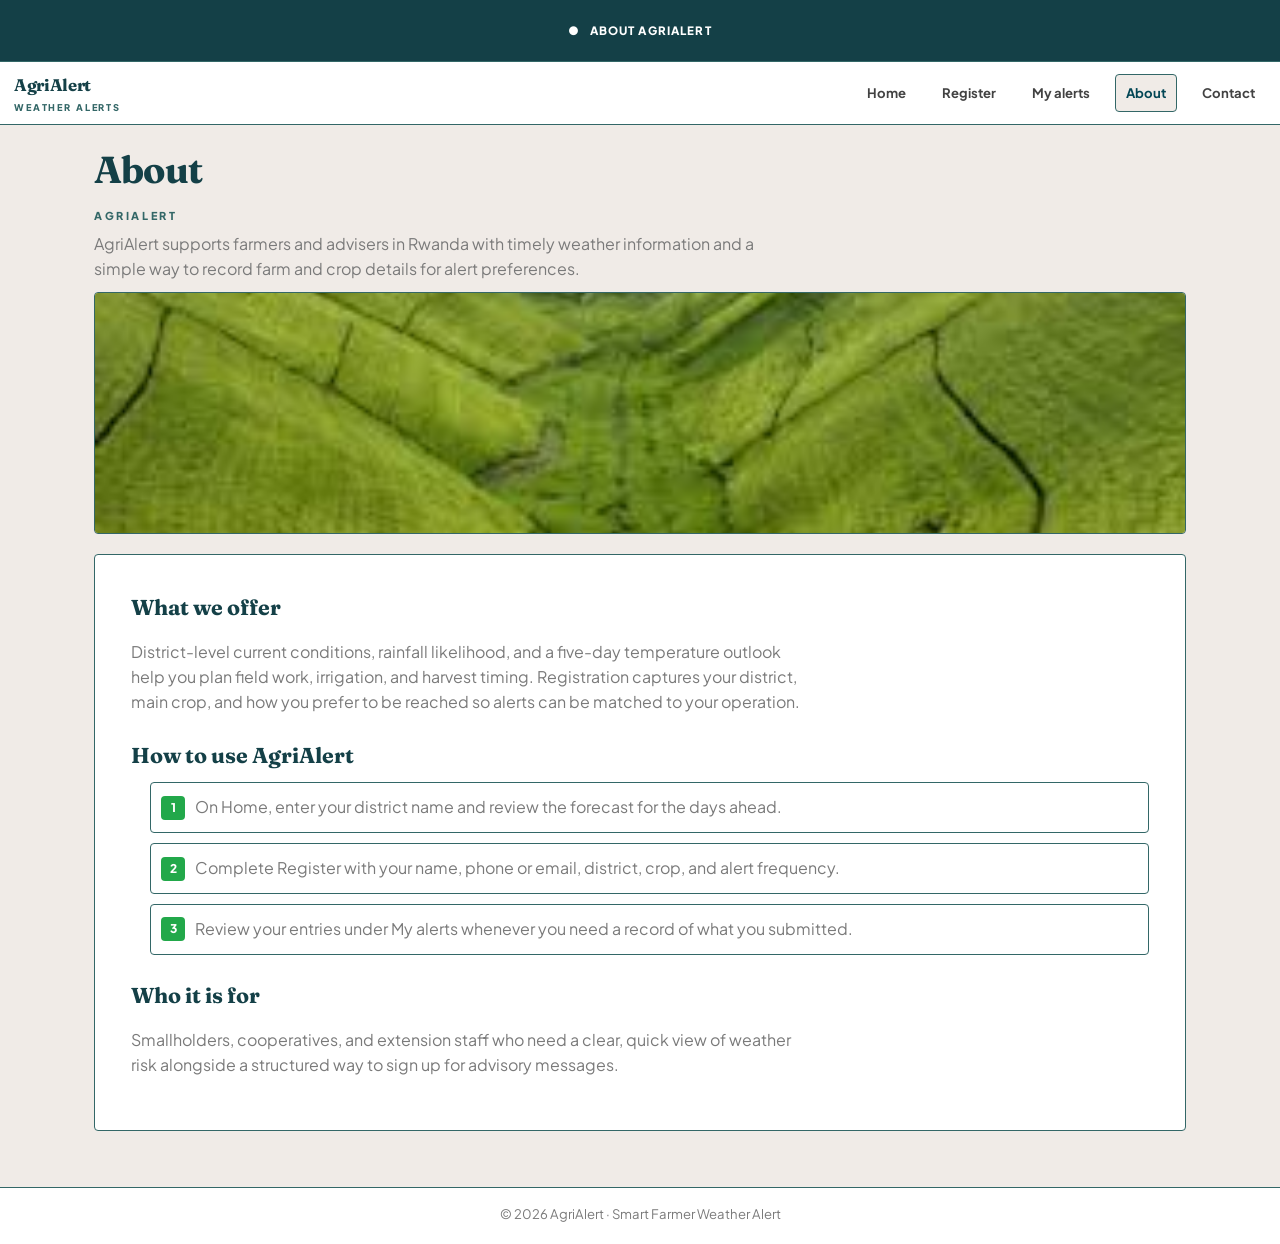
<file: about.html>
<!DOCTYPE html>
<html lang="en">
<head>
    <meta charset="UTF-8">
    <meta name="viewport" content="width=device-width, initial-scale=1">
    <meta name="description" content="About AgriAlert — weather information and farm alert registration for Rwanda.">
    <meta name="theme-color" content="#144047">
    <title>About — AgriAlert</title>
    <link rel="preconnect" href="https://fonts.googleapis.com">
    <link rel="preconnect" href="https://fonts.gstatic.com" crossorigin>
    <link href="https://fonts.googleapis.com/css2?family=Fraunces:ital,opsz,wght@0,9..144,600;1,9..144,600&family=Plus+Jakarta+Sans:wght@400;600;700;800&display=swap" rel="stylesheet">
    <link rel="stylesheet" href="style.css">
</head>
<body class="page-about">
    <a class="visually-hidden" href="#about-main">Skip to content</a>

    <div class="app">
        <div id="status-bar" class="status-safe" role="status">
            <p><span class="pulse" aria-hidden="true">●</span> About AgriAlert</p>
        </div>

        <header class="site-nav">
            <a class="brand-link" href="index.html">AgriAlert <span>Weather alerts</span></a>
            <button type="button" class="nav-toggle" id="nav-toggle" aria-expanded="false" aria-controls="nav-links">Menu</button>
            <ul class="nav-links" id="nav-links">
                <li><a href="index.html">Home</a></li>
                <li><a href="register.html">Register</a></li>
                <li><a href="alerts.html">My alerts</a></li>
                <li><a href="about.html" aria-current="page">About</a></li>
                <li><a href="contact.html">Contact</a></li>
            </ul>
        </header>

        <main id="about-main" class="main-area content-page">
            <div class="main-container">
                <h1 class="dashboard-title">About <span>AgriAlert</span></h1>
                <p class="lead">AgriAlert supports farmers and advisers in Rwanda with timely weather information and a simple way to record farm and crop details for alert preferences.</p>

                <figure class="content-banner">
                    <img src="images/cropc.jpeg" width="960" height="264" alt="Farming and crops in Rwanda" loading="lazy" decoding="async">
                </figure>

                <section class="glass-morph">
                    <h2>What we offer</h2>
                    <p>District-level current conditions, rainfall likelihood, and a five-day temperature outlook help you plan field work, irrigation, and harvest timing. Registration captures your district, main crop, and how you prefer to be reached so alerts can be matched to your operation.</p>

                    <h2>How to use AgriAlert</h2>
                    <ul class="step-list">
                        <li>On Home, enter your district name and review the forecast for the days ahead.</li>
                        <li>Complete Register with your name, phone or email, district, crop, and alert frequency.</li>
                        <li>Review your entries under My alerts whenever you need a record of what you submitted.</li>
                    </ul>

                    <h2>Who it is for</h2>
                    <p>Smallholders, cooperatives, and extension staff who need a clear, quick view of weather risk alongside a structured way to sign up for advisory messages.</p>
                </section>
            </div>
        </main>

        <footer class="site-footer">
            <p>© 2026 AgriAlert · Smart Farmer Weather Alert</p>
        </footer>
    </div>

    <script src="app.js" defer></script>
</body>
</html>
</file>
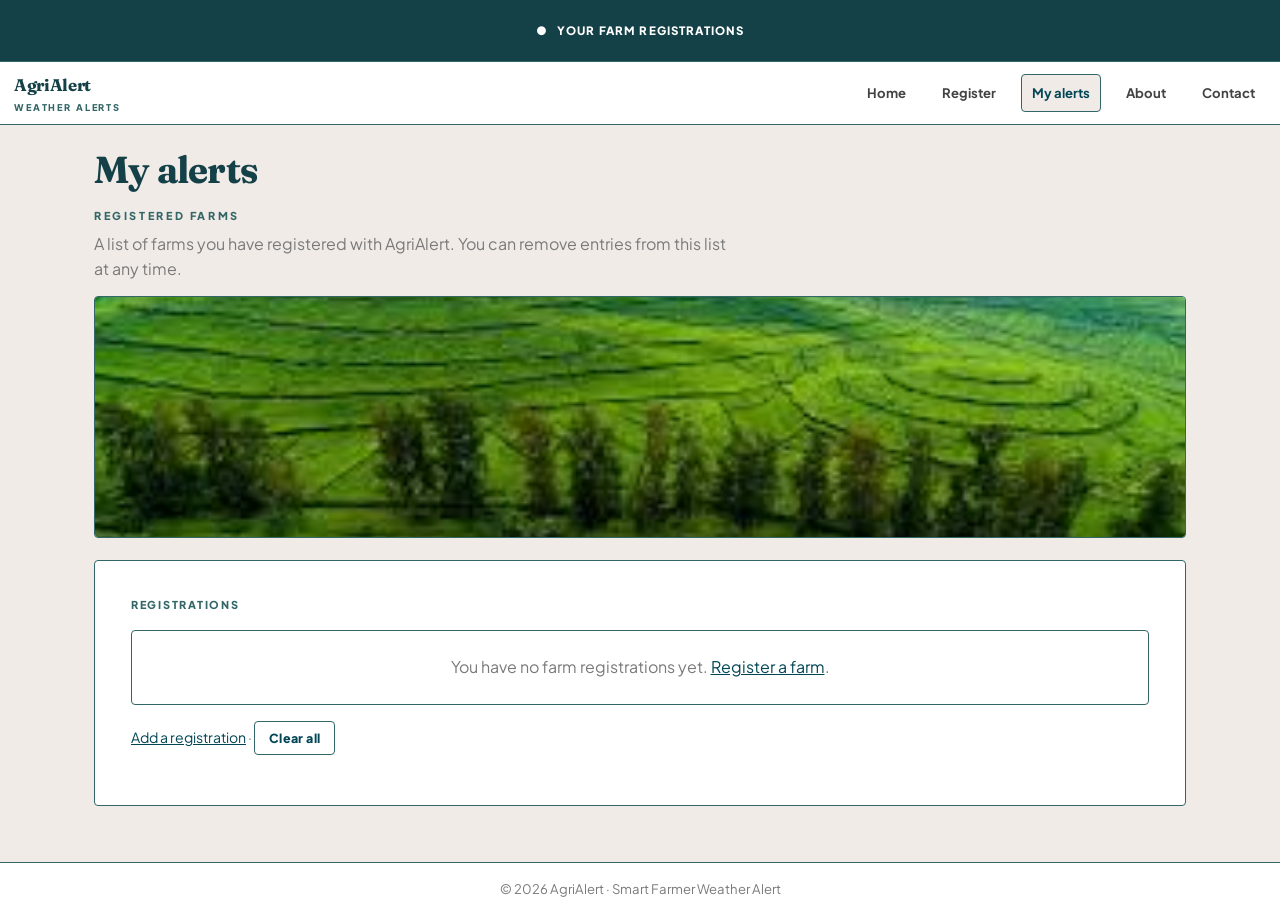
<file: alerts.html>
<!DOCTYPE html>
<html lang="en">
<head>
    <meta charset="UTF-8">
    <meta name="viewport" content="width=device-width, initial-scale=1">
    <meta name="description" content="Your farm alert registrations with AgriAlert.">
    <meta name="theme-color" content="#144047">
    <title>My alerts — AgriAlert</title>
    <link rel="preconnect" href="https://fonts.googleapis.com">
    <link rel="preconnect" href="https://fonts.gstatic.com" crossorigin>
    <link href="https://fonts.googleapis.com/css2?family=Fraunces:ital,opsz,wght@0,9..144,600;1,9..144,600&family=Plus+Jakarta+Sans:wght@400;600;700;800&display=swap" rel="stylesheet">
    <link rel="stylesheet" href="style.css">
</head>
<body class="page-alerts">
    <a class="visually-hidden" href="#alerts-main">Skip to table</a>

    <div class="app">
        <div id="status-bar" class="status-safe" role="status">
            <p><span class="pulse" aria-hidden="true">●</span> Your farm registrations</p>
        </div>

        <header class="site-nav">
            <a class="brand-link" href="index.html">AgriAlert <span>Weather alerts</span></a>
            <button type="button" class="nav-toggle" id="nav-toggle" aria-expanded="false" aria-controls="nav-links">Menu</button>
            <ul class="nav-links" id="nav-links">
                <li><a href="index.html">Home</a></li>
                <li><a href="register.html">Register</a></li>
                <li><a href="alerts.html" aria-current="page">My alerts</a></li>
                <li><a href="about.html">About</a></li>
                <li><a href="contact.html">Contact</a></li>
            </ul>
        </header>

        <main id="alerts-main" class="main-area">
            <div class="main-container">
                <header>
                    <h1 class="dashboard-title">My alerts <span>Registered farms</span></h1>
                    <p class="lead">A list of farms you have registered with AgriAlert. You can remove entries from this list at any time.</p>
                    <figure class="content-banner page-inline-banner">
                        <img src="images/cropf.jpeg" width="960" height="264" alt="Registered farm alert records" loading="lazy" decoding="async">
                    </figure>
                </header>

                <section class="glass-morph" aria-labelledby="reg-list-heading">
                    <h2 id="reg-list-heading" class="section-label section-heading-tight">Registrations</h2>
                    <div id="alerts-root"></div>
                    <p class="alerts-toolbar">
                        <a href="register.html">Add a registration</a>
                        <span aria-hidden="true"> · </span>
                        <button type="button" id="clear-registrations" class="cta-button btn-inline">Clear all</button>
                    </p>
                </section>
            </div>
        </main>

        <footer class="site-footer">
            <p>© 2026 AgriAlert · Smart Farmer Weather Alert</p>
        </footer>
    </div>

    <script src="app.js" defer></script>
</body>
</html>
</file>
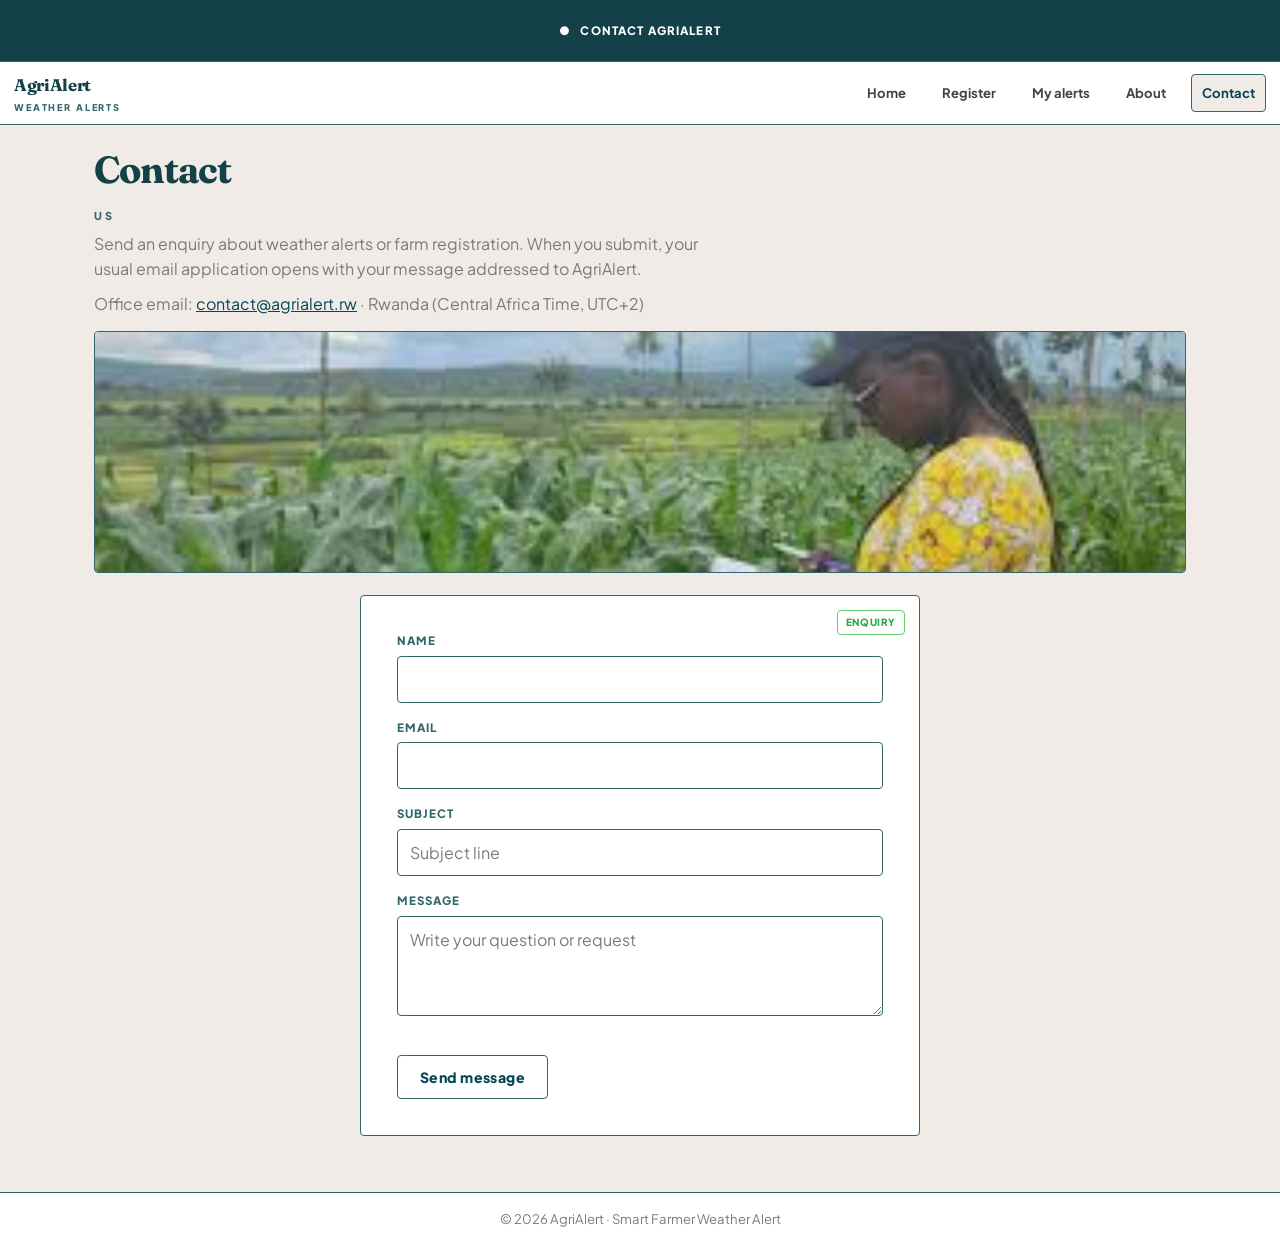
<file: contact.html>
<!DOCTYPE html>
<html lang="en">
<head>
    <meta charset="UTF-8">
    <meta name="viewport" content="width=device-width, initial-scale=1">
    <meta name="description" content="Contact AgriAlert — enquiries about weather alerts and farm registration.">
    <meta name="theme-color" content="#144047">
    <title>Contact — AgriAlert</title>
    <link rel="preconnect" href="https://fonts.googleapis.com">
    <link rel="preconnect" href="https://fonts.gstatic.com" crossorigin>
    <link href="https://fonts.googleapis.com/css2?family=Fraunces:ital,opsz,wght@0,9..144,600;1,9..144,600&family=Plus+Jakarta+Sans:wght@400;600;700;800&display=swap" rel="stylesheet">
    <link rel="stylesheet" href="style.css">
</head>
<body class="page-contact">
    <a class="visually-hidden" href="#contact-main">Skip to form</a>

    <div class="app">
        <div id="status-bar" class="status-safe" role="status">
            <p><span class="pulse" aria-hidden="true">●</span> Contact AgriAlert</p>
        </div>

        <header class="site-nav">
            <a class="brand-link" href="index.html">AgriAlert <span>Weather alerts</span></a>
            <button type="button" class="nav-toggle" id="nav-toggle" aria-expanded="false" aria-controls="nav-links">Menu</button>
            <ul class="nav-links" id="nav-links">
                <li><a href="index.html">Home</a></li>
                <li><a href="register.html">Register</a></li>
                <li><a href="alerts.html">My alerts</a></li>
                <li><a href="about.html">About</a></li>
                <li><a href="contact.html" aria-current="page">Contact</a></li>
            </ul>
        </header>

        <main id="contact-main" class="main-area">
            <div class="main-container">
                <header>
                    <h1 class="dashboard-title">Contact <span>us</span></h1>
                    <p class="lead">Send an enquiry about weather alerts or farm registration. When you submit, your usual email application opens with your message addressed to AgriAlert.</p>
                    <p>Office email: <a href="mailto:contact@agrialert.rw">contact@agrialert.rw</a> · Rwanda (Central Africa Time, UTC+2)</p>
                    <figure class="content-banner page-inline-banner">
                        <img src="images/crope.jpeg" width="960" height="264" alt="Contact AgriAlert for weather and farm support" loading="lazy" decoding="async">
                    </figure>
                </header>

                <section class="glass-morph cool-form">
                    <span class="live-badge">ENQUIRY</span>
                    <form id="contact-form" novalidate>
                        <div class="form-group">
                            <label for="contact-name">Name</label>
                            <input type="text" id="contact-name" name="contact-name" required autocomplete="name">
                        </div>
                        <div class="form-group">
                            <label for="contact-email">Email</label>
                            <input type="email" id="contact-email" name="contact-email" autocomplete="email">
                        </div>
                        <div class="form-group">
                            <label for="contact-subject">Subject</label>
                            <input type="text" id="contact-subject" name="contact-subject" placeholder="Subject line">
                        </div>
                        <div class="form-group">
                            <label for="contact-body">Message</label>
                            <textarea id="contact-body" name="contact-body" required placeholder="Write your question or request"></textarea>
                        </div>
                        <button type="submit" class="cta-button">Send message</button>
                        <p id="contact-form-message" role="status" aria-live="polite"></p>
                    </form>
                </section>
            </div>
        </main>

        <footer class="site-footer">
            <p>© 2026 AgriAlert · Smart Farmer Weather Alert</p>
        </footer>
    </div>

    <script src="app.js" defer></script>
</body>
</html>
</file>
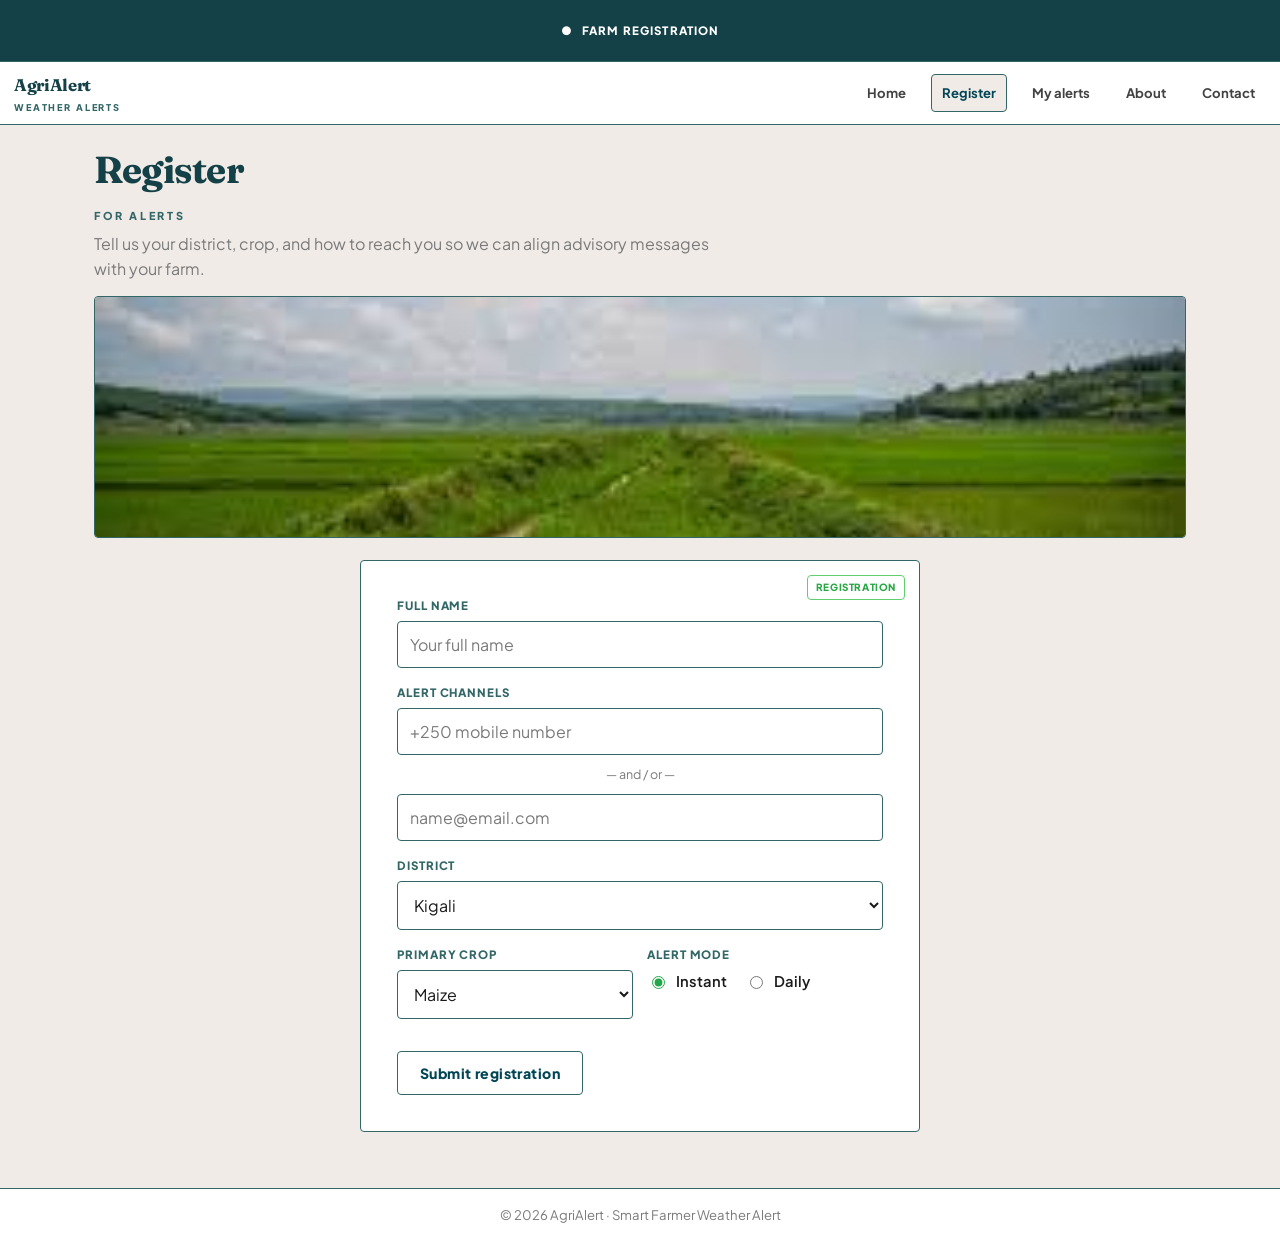
<file: register.html>
<!DOCTYPE html>
<html lang="en">
<head>
    <meta charset="UTF-8">
    <meta name="viewport" content="width=device-width, initial-scale=1">
    <meta name="description" content="Register for Smart Farmer weather alerts.">
    <meta name="theme-color" content="#144047">
    <title>Register — AgriAlert</title>
    <link rel="preconnect" href="https://fonts.googleapis.com">
    <link rel="preconnect" href="https://fonts.gstatic.com" crossorigin>
    <link href="https://fonts.googleapis.com/css2?family=Fraunces:ital,opsz,wght@0,9..144,600;1,9..144,600&family=Plus+Jakarta+Sans:wght@400;600;700;800&display=swap" rel="stylesheet">
    <link rel="stylesheet" href="style.css">
</head>
<body class="page-register">
    <a class="visually-hidden" href="#register-main">Skip to form</a>

    <div class="app">
        <div id="status-bar" class="status-safe" role="status">
            <p><span class="pulse" aria-hidden="true">●</span> Farm registration</p>
        </div>

        <header class="site-nav">
            <a class="brand-link" href="index.html">AgriAlert <span>Weather alerts</span></a>
            <button type="button" class="nav-toggle" id="nav-toggle" aria-expanded="false" aria-controls="nav-links">Menu</button>
            <ul class="nav-links" id="nav-links">
                <li><a href="index.html">Home</a></li>
                <li><a href="register.html" aria-current="page">Register</a></li>
                <li><a href="alerts.html">My alerts</a></li>
                <li><a href="about.html">About</a></li>
                <li><a href="contact.html">Contact</a></li>
            </ul>
        </header>

        <main id="register-main" class="main-area">
            <div class="main-container">
                <header>
                    <h1 class="dashboard-title">Register <span>for alerts</span></h1>
                    <p class="lead">Tell us your district, crop, and how to reach you so we can align advisory messages with your farm.</p>
                    <figure class="content-banner page-inline-banner">
                        <img src="images/cropd.jpeg" width="960" height="264" alt="Farm registration for weather alerts" loading="lazy" decoding="async">
                    </figure>
                </header>

                <section class="glass-morph cool-form" aria-labelledby="reg-heading">
                    <span class="live-badge">REGISTRATION</span>
                    <h2 id="reg-heading" class="visually-hidden">Farm registration</h2>
                    <form id="registration-form" novalidate>
                        <div class="form-group">
                            <label for="farmer-name">Full name</label>
                            <input type="text" id="farmer-name" name="farmer-name" placeholder="Your full name" required autocomplete="name">
                        </div>

                        <div class="form-group">
                            <label for="farmer-phone">Alert channels</label>
                            <input type="tel" id="farmer-phone" name="farmer-phone" placeholder="+250 mobile number" autocomplete="tel">
                            <p class="divider-text">— and / or —</p>
                            <input type="email" id="farmer-email" name="farmer-email" placeholder="name@email.com" autocomplete="email">
                        </div>

                        <div class="form-group">
                            <label for="farmer-loc">District</label>
                            <select id="farmer-loc" name="farmer-loc">
                                <option value="Bugesera">Bugesera</option>
                                <option value="Burera">Burera</option>
                                <option value="Gakenke">Gakenke</option>
                                <option value="Gasabo">Gasabo</option>
                                <option value="Gatsibo">Gatsibo</option>
                                <option value="Gicumbi">Gicumbi</option>
                                <option value="Gisagara">Gisagara</option>
                                <option value="Huye">Huye</option>
                                <option value="Kamonyi">Kamonyi</option>
                                <option value="Karongi">Karongi</option>
                                <option value="Kayonza">Kayonza</option>
                                <option value="Kicukiro">Kicukiro</option>
                                <option value="Kigali" selected>Kigali</option>
                                <option value="Kirehe">Kirehe</option>
                                <option value="Muhanga">Muhanga</option>
                                <option value="Musanze">Musanze</option>
                                <option value="Ngoma">Ngoma</option>
                                <option value="Ngororero">Ngororero</option>
                                <option value="Nyabihu">Nyabihu</option>
                                <option value="Nyagatare">Nyagatare</option>
                                <option value="Nyamagabe">Nyamagabe</option>
                                <option value="Nyamasheke">Nyamasheke</option>
                                <option value="Nyanza">Nyanza</option>
                                <option value="Nyarugenge">Nyarugenge</option>
                                <option value="Nyaruguru">Nyaruguru</option>
                                <option value="Rubavu">Rubavu</option>
                                <option value="Ruhango">Ruhango</option>
                                <option value="Rulindo">Rulindo</option>
                                <option value="Rusizi">Rusizi</option>
                                <option value="Rutsiro">Rutsiro</option>
                                <option value="Rwamagana">Rwamagana</option>
                            </select>
                        </div>

                        <div class="form-row">
                            <div class="form-group">
                                <label for="crop-type">Primary crop</label>
                                <select id="crop-type" name="crop-type">
                                    <option value="maize">Maize</option>
                                    <option value="coffee">Coffee</option>
                                    <option value="potatoes">Irish potatoes</option>
                                </select>
                            </div>
                            <div class="form-group">
                                <span id="alert-mode-label" class="form-group-label">Alert mode</span>
                                <div class="radio-options" role="group" aria-labelledby="alert-mode-label">
                                    <label><input type="radio" name="freq" value="instant" checked> Instant</label>
                                    <label><input type="radio" name="freq" value="daily"> Daily</label>
                                </div>
                            </div>
                        </div>

                        <button type="submit" class="cta-button">Submit registration</button>
                        <p id="form-message" role="status" aria-live="polite"></p>
                    </form>
                </section>

            </div>
        </main>

        <footer class="site-footer">
            <p>© 2026 AgriAlert · Smart Farmer Weather Alert</p>
        </footer>
    </div>

    <script src="app.js" defer></script>
</body>
</html>
</file>
<file: style.css>
/* AgriAlert — Smart Farmer Weather Alert */
:root {
    --e-global-color-text: #7a7a7a;
    --e-global-color-accent: #61ce70;
    --e-global-color-d9a5b3c: #336767;
    --e-global-color-213f82d: #28a745;
    --e-global-color-959d07a: #f3983f;
    --e-global-color-a916743: #590f10;
    --e-global-color-f53bb88: #ffffff;
    --e-global-color-953df7e: #f0ebe7;
    --e-global-color-11b5da1: #22a84a;
    --e-global-color-3656749: #424242;
    --e-global-color-fa3d595: #1b1a1a;
    --e-global-color-7d68687: #144047;
    --e-global-color-1c66e5c: #024655;

    --r: 4px;
    --border-hairline: 1px solid var(--e-global-color-d9a5b3c);
    --border-muted: 1px solid var(--e-global-color-text);
    --font-sans: "Plus Jakarta Sans", system-ui, sans-serif;
    --font-display: "Fraunces", Georgia, serif;
}

*,
*::before,
*::after {
    box-sizing: border-box;
}

html {
    height: 100%;
    scroll-behavior: smooth;
}

body {
    margin: 0;
    min-height: 100%;
    min-height: 100dvh;
    display: flex;
    flex-direction: column;
    font-family: var(--font-sans);
    font-size: 1rem;
    line-height: 1.55;
    color: var(--e-global-color-fa3d595);
    background: var(--e-global-color-953df7e);
    padding-left: max(0px, env(safe-area-inset-left, 0px));
    padding-right: max(0px, env(safe-area-inset-right, 0px));
    padding-bottom: max(0px, env(safe-area-inset-bottom, 0px));
}

.app {
    flex: 1;
    display: flex;
    flex-direction: column;
    min-height: 100vh;
    min-height: 100dvh;
    width: 100%;
}

a {
    color: var(--e-global-color-1c66e5c);
}

a:focus-visible,
button:focus-visible,
input:focus-visible,
select:focus-visible,
textarea:focus-visible {
    outline: 2px solid var(--e-global-color-accent);
    outline-offset: 2px;
}

/* Status bar — solid */
#status-bar {
    width: 100%;
    padding: 10px 14px;
    text-align: center;
    color: var(--e-global-color-f53bb88);
    font-weight: 800;
    font-size: 0.72rem;
    text-transform: uppercase;
    letter-spacing: 0.1em;
    border-bottom: var(--border-hairline);
}

.status-safe {
    background: var(--e-global-color-7d68687);
}

.status-warn {
    background: var(--e-global-color-a916743);
}

.pulse {
    animation: blinker 1.4s ease-in-out infinite;
    margin-right: 6px;
}

@keyframes blinker {
    50% {
        opacity: 0.4;
    }
}

/* Top navigation */
.site-nav {
    position: relative;
    z-index: 500;
    display: flex;
    align-items: center;
    justify-content: space-between;
    flex-wrap: wrap;
    gap: 10px;
    padding: 10px 14px;
    background: var(--e-global-color-f53bb88);
    border-bottom: var(--border-hairline);
}

.site-nav .brand-link {
    font-family: var(--font-display);
    font-weight: 700;
    font-size: 1.05rem;
    color: var(--e-global-color-7d68687);
    text-decoration: none;
    letter-spacing: -0.02em;
}

.site-nav .brand-link span {
    display: block;
    font-family: var(--font-sans);
    font-size: 0.58rem;
    font-weight: 800;
    letter-spacing: 0.2em;
    text-transform: uppercase;
    color: var(--e-global-color-d9a5b3c);
    margin-top: 2px;
}

.nav-toggle {
    display: none;
    padding: 8px 12px;
    font-size: 0.8rem;
    font-weight: 800;
    text-transform: uppercase;
    letter-spacing: 0.06em;
    background: var(--e-global-color-1c66e5c);
    color: var(--e-global-color-f53bb88);
    border: var(--border-hairline);
    border-radius: var(--r);
    cursor: pointer;
}

.nav-links {
    display: flex;
    flex-wrap: wrap;
    align-items: center;
    gap: 6px 14px;
    list-style: none;
    margin: 0;
    padding: 0;
}

.nav-links a {
    display: block;
    padding: 8px 10px;
    font-size: 0.82rem;
    font-weight: 700;
    text-decoration: none;
    color: var(--e-global-color-3656749);
    border: 1px solid transparent;
    border-radius: var(--r);
}

.nav-links a:hover,
.nav-links a[aria-current="page"] {
    color: var(--e-global-color-1c66e5c);
    border-color: var(--e-global-color-d9a5b3c);
    background: var(--e-global-color-953df7e);
}

.main-area {
    flex: 1;
    width: 100%;
    max-width: 1120px;
    margin: 0 auto;
    padding: 16px 14px 32px;
}

.main-container {
    max-width: 1120px;
    margin: 0 auto;
    padding: 0;
}

.visually-hidden {
    position: absolute;
    width: 1px;
    height: 1px;
    padding: 0;
    margin: -1px;
    overflow: hidden;
    clip: rect(0, 0, 0, 0);
    white-space: nowrap;
    border: 0;
}

.back-link {
    display: inline-block;
    margin-bottom: 12px;
    font-weight: 700;
    text-decoration: none;
    color: var(--e-global-color-d9a5b3c);
}

.back-link:hover {
    color: var(--e-global-color-1c66e5c);
}

.dashboard-title {
    color: var(--e-global-color-7d68687);
    font-family: var(--font-display);
    font-weight: 700;
    font-size: clamp(1.6rem, 4vw, 2.35rem);
    margin: 0 0 8px;
    letter-spacing: -0.02em;
}

.dashboard-title span {
    display: block;
    font-family: var(--font-sans);
    font-size: 0.68rem;
    font-weight: 800;
    letter-spacing: 0.24em;
    text-transform: uppercase;
    color: var(--e-global-color-d9a5b3c);
    margin-top: 8px;
}

header > p,
.lead {
    color: var(--e-global-color-text);
    margin: 0 0 10px;
    max-width: 40rem;
}

/* Home: compact photo strip (real photos, lazy-loaded) */
.home-figures {
    display: grid;
    grid-template-columns: repeat(2, minmax(0, 1fr));
    gap: 10px;
    max-width: 540px;
    margin: 0 0 16px;
}

.home-figure {
    margin: 0;
    border-radius: var(--r);
    overflow: hidden;
    border: var(--border-hairline);
    background: var(--e-global-color-953df7e);
}

.home-figure img {
    width: 100%;
    height: 108px;
    object-fit: cover;
    object-position: center;
    display: block;
}

/* Weather + map row */
.weather-map-row {
    display: grid;
    grid-template-columns: 1fr minmax(200px, 36%);
    gap: 16px;
    align-items: start;
    margin-top: 4px;
}

.weather-col {
    min-width: 0;
}

.map-col {
    min-width: 0;
}

.map-heading {
    font-size: 0.68rem;
    font-weight: 800;
    letter-spacing: 0.14em;
    text-transform: uppercase;
    color: var(--e-global-color-d9a5b3c);
    margin: 0 0 8px;
}

.district-map {
    width: 100%;
    height: 200px;
    border-radius: var(--r);
    border: var(--border-hairline);
    background: var(--e-global-color-953df7e);
    overflow: hidden;
}

.district-map .leaflet-container {
    width: 100%;
    height: 100%;
    font-family: var(--font-sans);
}

.map-caption {
    font-size: 0.65rem;
    color: var(--e-global-color-text);
    margin: 8px 0 0;
    line-height: 1.4;
}

.content-banner {
    margin: 0 0 20px;
    border-radius: var(--r);
    overflow: hidden;
    border: var(--border-hairline);
    max-width: 100%;
    background: var(--e-global-color-953df7e);
}

.content-banner.page-inline-banner {
    margin: 14px 0 22px;
}

.content-banner img {
    width: 100%;
    height: auto;
    max-height: 240px;
    min-height: 140px;
    object-fit: cover;
    object-position: center;
    display: block;
}

/* Search */
.search-box {
    display: flex;
    flex-wrap: wrap;
    justify-content: flex-start;
    align-items: stretch;
    gap: 10px;
    margin: 24px 0 20px;
}

.input-wrapper {
    position: relative;
    flex: 1 1 260px;
    max-width: 520px;
}

.search-field {
    z-index: 20;
}

.district-suggestions {
    position: absolute;
    top: calc(100% + 4px);
    left: 0;
    right: 0;
    margin: 0;
    padding: 0;
    list-style: none;
    max-height: min(50vh, 280px);
    overflow-y: auto;
    z-index: 100;
    background: var(--e-global-color-f53bb88);
    border: var(--border-hairline);
    border-radius: var(--r);
}

.district-suggestions[hidden] {
    display: none !important;
}

.district-suggestion-hit {
    display: block;
    width: 100%;
    text-align: left;
    padding: 10px 14px 10px 42px;
    border: none;
    border-bottom: var(--border-muted);
    background: transparent;
    font: inherit;
    font-size: 0.95rem;
    cursor: pointer;
    color: var(--e-global-color-fa3d595);
}

.district-suggestions li:last-child .district-suggestion-hit {
    border-bottom: none;
}

.district-suggestion-hit:hover,
.district-suggestion-hit.is-active {
    background: var(--e-global-color-953df7e);
    color: var(--e-global-color-1c66e5c);
}

.search-icon {
    position: absolute;
    left: 12px;
    top: 50%;
    transform: translateY(-50%);
    width: 20px;
    height: 20px;
    pointer-events: none;
    opacity: 0.55;
    color: var(--e-global-color-d9a5b3c);
}

input[type="text"],
input[type="tel"],
input[type="email"],
input[type="search"],
select,
textarea {
    border-radius: var(--r);
    border: var(--border-hairline);
    background: var(--e-global-color-f53bb88);
    color: var(--e-global-color-fa3d595);
    font-family: inherit;
    font-size: 1rem;
}

input[type="text"] {
    width: 100%;
    padding: 12px 14px 12px 42px;
    outline: none;
}

input[type="text"]::placeholder {
    color: var(--e-global-color-text);
}

#get-weather-btn {
    padding: 12px 20px;
    min-height: 44px;
    background: var(--e-global-color-1c66e5c);
    color: var(--e-global-color-f53bb88);
    border: var(--border-hairline);
    border-radius: var(--r);
    font-weight: 800;
    font-size: 0.78rem;
    letter-spacing: 0.06em;
    cursor: pointer;
}

#get-weather-btn:hover {
    background: var(--e-global-color-7d68687);
}

#get-weather-btn:disabled {
    opacity: 0.65;
    cursor: not-allowed;
}

/* Panels (no glass / no gradient) */
.glass-morph {
    background: var(--e-global-color-f53bb88);
    border: var(--border-hairline);
    border-radius: var(--r);
    padding: clamp(20px, 4vw, 36px);
    position: relative;
    margin-bottom: 24px;
}

.glass-morph.cool-form {
    max-width: 560px;
    margin-left: auto;
    margin-right: auto;
}

.live-badge {
    position: absolute;
    top: 14px;
    right: 14px;
    background: var(--e-global-color-f53bb88);
    color: var(--e-global-color-213f82d);
    padding: 4px 8px;
    border: 1px solid var(--e-global-color-accent);
    border-radius: var(--r);
    font-size: 0.62rem;
    font-weight: 800;
    letter-spacing: 0.06em;
}

#city-name {
    font-family: var(--font-display);
    font-size: clamp(1.35rem, 3vw, 1.75rem);
    margin: 0 0 6px;
    color: var(--e-global-color-3656749);
}

#current-date {
    color: var(--e-global-color-text);
    margin: 0 0 8px;
    font-size: 0.92rem;
}

#weather-error {
    display: none;
    margin: 10px 0 0;
    padding: 8px 10px;
    border-radius: var(--r);
    border: 1px solid var(--e-global-color-a916743);
    background: var(--e-global-color-f53bb88);
    color: var(--e-global-color-a916743);
    font-size: 0.88rem;
    font-weight: 600;
}

#weather-error.is-visible {
    display: block;
}

.main-weather-display {
    display: flex;
    align-items: center;
    justify-content: center;
    gap: clamp(16px, 4vw, 40px);
    margin: 20px 0;
    flex-wrap: wrap;
}

.icon-glow {
    display: flex;
    align-items: center;
    justify-content: center;
    width: 120px;
    height: 120px;
    border-radius: var(--r);
    border: var(--border-hairline);
    background: var(--e-global-color-953df7e);
}

.weather-emoji {
    font-size: 4rem;
    line-height: 1;
}

#main-temp {
    font-size: clamp(2.8rem, 9vw, 4.5rem);
    font-weight: 800;
    color: var(--e-global-color-1c66e5c);
    margin: 0;
    letter-spacing: -0.03em;
}

.details-grid {
    display: grid;
    grid-template-columns: repeat(3, 1fr);
    gap: 10px;
    border-top: var(--border-muted);
    padding-top: 20px;
}

.stat-box {
    text-align: center;
    padding: 10px;
    border: var(--border-hairline);
    border-radius: var(--r);
    background: var(--e-global-color-953df7e);
}

.stat-icon {
    font-size: 1.5rem;
    display: block;
    margin-bottom: 6px;
}

.stat-box p {
    font-size: 0.68rem;
    font-weight: 800;
    letter-spacing: 0.1em;
    color: var(--e-global-color-text);
    margin: 0 0 4px;
}

.stat-box span {
    font-size: 1.25rem;
    font-weight: 700;
    color: var(--e-global-color-d9a5b3c);
}

.section-label {
    color: var(--e-global-color-d9a5b3c);
    letter-spacing: 0.16em;
    font-size: 0.68rem;
    font-weight: 800;
    margin: 0 0 14px;
    text-transform: uppercase;
}

.forecast-grid {
    display: grid;
    grid-template-columns: repeat(5, 1fr);
    gap: 8px;
}

.day-card {
    background: var(--e-global-color-f53bb88);
    padding: 12px 8px;
    border-radius: var(--r);
    border: var(--border-hairline);
    text-align: center;
    transition: background 0.15s ease, border-color 0.15s ease;
}

.day-card:hover {
    background: var(--e-global-color-7d68687);
    border-color: var(--e-global-color-7d68687);
    color: var(--e-global-color-f53bb88);
}

.day-card .day-name {
    font-size: 0.68rem;
    font-weight: 800;
    letter-spacing: 0.08em;
    margin: 0 0 8px;
    color: var(--e-global-color-3656749);
}

.day-card:hover .day-name {
    color: var(--e-global-color-f53bb88);
}

.day-card .forecast-emoji {
    font-size: 2rem;
    line-height: 1;
    margin: 6px 0;
}

.day-card .day-temp {
    font-weight: 800;
    font-size: 0.98rem;
    margin: 8px 0 0;
    color: var(--e-global-color-1c66e5c);
}

.day-card:hover .day-temp {
    color: var(--e-global-color-f53bb88);
}

/* CTA — solid */
.cta-box {
    background: var(--e-global-color-7d68687);
    color: var(--e-global-color-f53bb88);
    padding: clamp(24px, 4vw, 40px);
    border-radius: var(--r);
    margin-top: 24px;
    border: var(--border-hairline);
}

.cta-box h3 {
    font-family: var(--font-display);
    font-size: 1.25rem;
    margin: 0 0 8px;
}

.cta-box > p {
    margin: 0;
    max-width: 36rem;
    color: var(--e-global-color-f53bb88);
    opacity: 0.95;
}

.cta-button {
    display: inline-block;
    background: var(--e-global-color-f53bb88);
    color: var(--e-global-color-1c66e5c);
    padding: 12px 22px;
    border-radius: var(--r);
    text-decoration: none;
    font-weight: 800;
    font-size: 0.88rem;
    margin-top: 16px;
    letter-spacing: 0.03em;
    border: var(--border-hairline);
    cursor: pointer;
    font-family: inherit;
}

.cta-button:hover {
    background: var(--e-global-color-953df7e);
}

/* Content pages */
.content-page h2 {
    font-family: var(--font-display);
    color: var(--e-global-color-7d68687);
    font-size: 1.35rem;
    margin: 24px 0 10px;
}

.content-page h2:first-child {
    margin-top: 0;
}

.content-page p,
.content-page li {
    color: var(--e-global-color-text);
    max-width: 42rem;
}

.content-page ul {
    padding-left: 1.2rem;
}

.step-list {
    margin: 0;
    padding: 0;
    list-style: none;
    counter-reset: step;
}

.step-list li {
    counter-increment: step;
    position: relative;
    padding: 12px 12px 12px 44px;
    margin-bottom: 10px;
    border: var(--border-hairline);
    border-radius: var(--r);
    background: var(--e-global-color-f53bb88);
    color: var(--e-global-color-text);
    max-width: none;
}

.step-list li::before {
    content: counter(step);
    position: absolute;
    left: 10px;
    top: 50%;
    transform: translateY(-50%);
    width: 24px;
    height: 24px;
    line-height: 24px;
    text-align: center;
    font-size: 0.75rem;
    font-weight: 800;
    color: var(--e-global-color-f53bb88);
    background: var(--e-global-color-11b5da1);
    border-radius: var(--r);
}

/* Tables */
.data-table-wrap {
    width: 100%;
    overflow-x: auto;
    border: var(--border-hairline);
    border-radius: var(--r);
    background: var(--e-global-color-f53bb88);
}

.data-table {
    width: 100%;
    border-collapse: collapse;
    font-size: 0.88rem;
}

.data-table th,
.data-table td {
    padding: 10px 12px;
    text-align: left;
    border-bottom: 1px solid var(--e-global-color-text);
}

.data-table th {
    background: var(--e-global-color-953df7e);
    color: var(--e-global-color-3656749);
    font-weight: 800;
    font-size: 0.72rem;
    text-transform: uppercase;
    letter-spacing: 0.06em;
}

.data-table tr:last-child td {
    border-bottom: none;
}

.empty-state {
    padding: 24px 16px;
    text-align: center;
    color: var(--e-global-color-text);
    border: var(--border-hairline);
    border-radius: var(--r);
    background: var(--e-global-color-f53bb88);
}

/* Forms */
.form-group {
    margin-bottom: 16px;
}

.form-group label,
.form-group-label {
    display: block;
    font-size: 0.72rem;
    font-weight: 800;
    letter-spacing: 0.08em;
    text-transform: uppercase;
    color: var(--e-global-color-d9a5b3c);
    margin-bottom: 6px;
}

.form-group input[type="text"],
.form-group input[type="tel"],
.form-group input[type="email"],
.form-group select,
.form-group textarea {
    width: 100%;
    padding: 12px 12px;
}

.form-group textarea {
    min-height: 100px;
    resize: vertical;
}

.form-group input::placeholder,
.form-group textarea::placeholder {
    color: var(--e-global-color-text);
}

.divider-text {
    text-align: center;
    color: var(--e-global-color-text);
    font-size: 0.78rem;
    margin: 10px 0;
}

.form-row {
    display: flex;
    flex-wrap: wrap;
    gap: 14px;
}

.form-row .form-group {
    flex: 1 1 200px;
}

.radio-options {
    display: flex;
    flex-wrap: wrap;
    gap: 12px 18px;
    margin-top: 4px;
}

.radio-options label {
    display: inline-flex;
    align-items: center;
    gap: 8px;
    font-weight: 600;
    text-transform: none;
    letter-spacing: 0;
    font-size: 0.92rem;
    color: var(--e-global-color-fa3d595);
    cursor: pointer;
}

.radio-options input {
    accent-color: var(--e-global-color-11b5da1);
}

#form-message {
    display: none;
    margin-top: 14px;
    padding: 10px 12px;
    border-radius: var(--r);
    font-weight: 600;
    font-size: 0.9rem;
    border: var(--border-hairline);
}

#form-message.success,
#contact-form-message.success {
    display: block;
    background: var(--e-global-color-f53bb88);
    color: var(--e-global-color-213f82d);
    border-color: var(--e-global-color-accent);
}

#form-message.error,
#contact-form-message.error {
    display: block;
    background: var(--e-global-color-f53bb88);
    color: var(--e-global-color-a916743);
    border-color: var(--e-global-color-a916743);
}

#contact-form-message {
    display: none;
    margin-top: 14px;
    padding: 10px 12px;
    border-radius: var(--r);
    font-weight: 600;
    font-size: 0.9rem;
    border: var(--border-hairline);
}

.alerts-toolbar {
    margin-top: 16px;
    font-size: 0.88rem;
    color: var(--e-global-color-text);
}

.btn-inline {
    margin-top: 0;
    padding: 8px 14px;
    font-size: 0.78rem;
}

.section-heading-tight {
    margin-bottom: 12px;
}

/* Footer */
.site-footer {
    width: 100%;
    text-align: center;
    padding: 16px 14px 20px;
    color: var(--e-global-color-text);
    font-size: 0.82rem;
    border-top: var(--border-hairline);
    background: var(--e-global-color-f53bb88);
}

.site-footer p {
    margin: 0;
}

.program-logo {
    margin-top: 20px;
    text-align: center;
}

.program-logo .brand {
    font-family: var(--font-display);
    color: var(--e-global-color-7d68687);
    font-weight: 700;
    font-size: 1.15rem;
    margin: 6px 0 0;
}

/* Mobile nav */
@media (max-width: 720px) {
    .nav-toggle {
        display: block;
    }

    .nav-links {
        display: none;
        width: 100%;
        flex-direction: column;
        align-items: stretch;
        padding-top: 8px;
    }

    .nav-links.is-open {
        display: flex;
    }

    .nav-links a {
        border: var(--border-hairline);
        background: var(--e-global-color-953df7e);
    }
}

@media (max-width: 768px) {
    .details-grid {
        grid-template-columns: 1fr;
    }

    .forecast-grid {
        grid-template-columns: repeat(2, 1fr);
    }

    .search-box {
        flex-direction: column;
    }

    #get-weather-btn {
        width: 100%;
    }

    .weather-map-row {
        grid-template-columns: 1fr;
    }

    .district-map {
        height: 180px;
    }

    .home-figures {
        max-width: none;
    }

    .home-figure img {
        height: 96px;
    }

    .content-banner img {
        min-height: 120px;
        max-height: 200px;
    }
}

@media (max-width: 480px) {
    .forecast-grid {
        grid-template-columns: 1fr;
    }

    .live-badge {
        position: static;
        display: inline-block;
        margin-bottom: 10px;
    }
}
</file>
